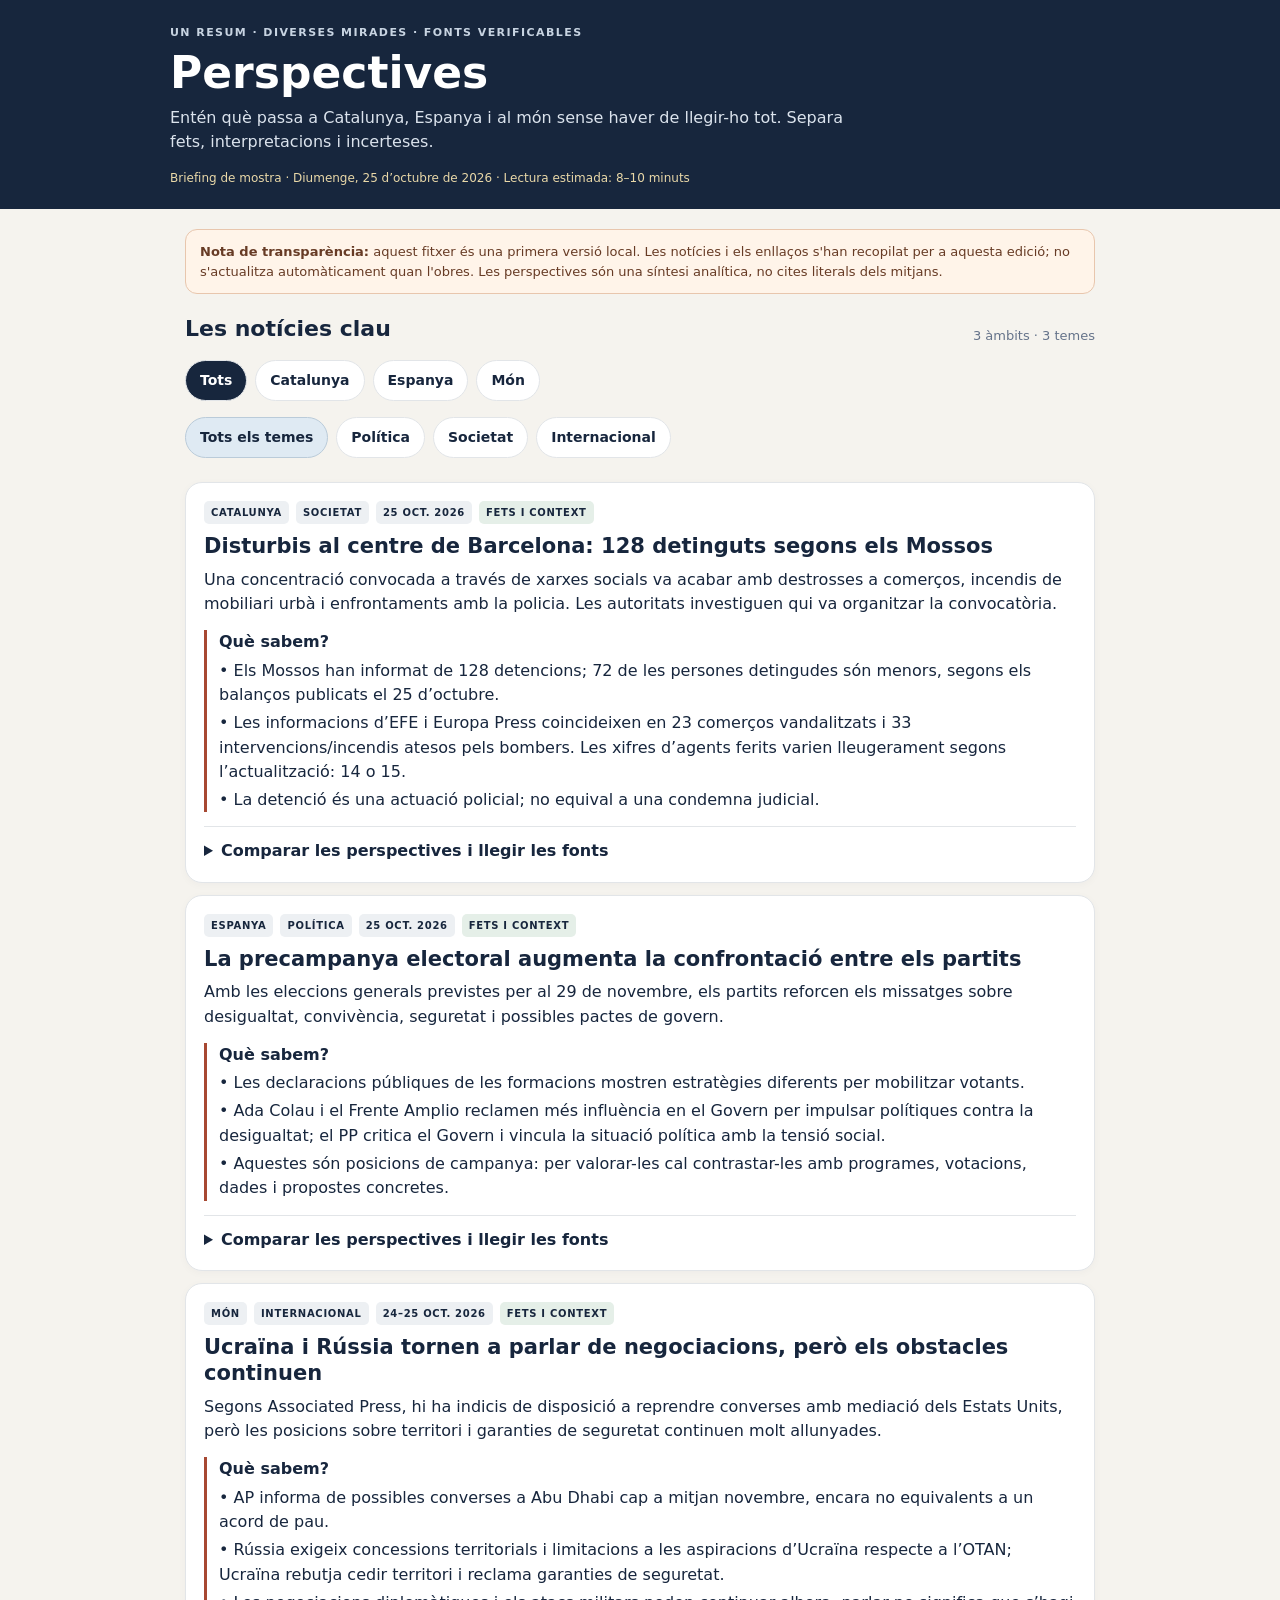
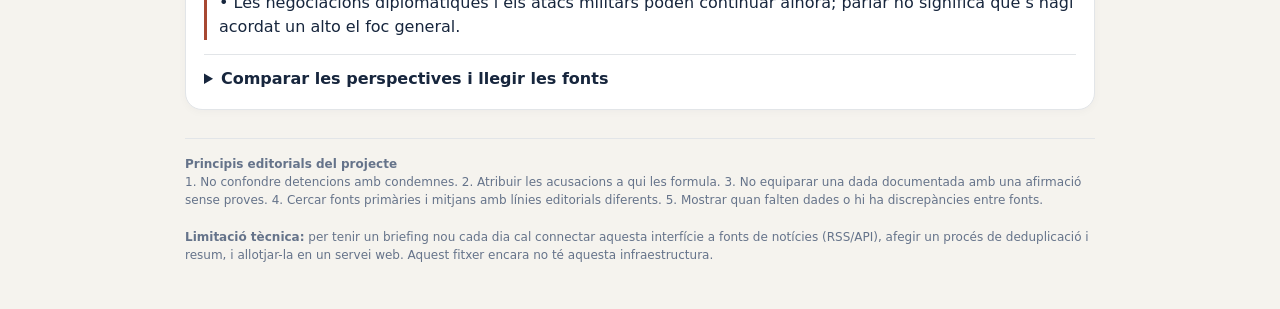
<file: perspectives_briefing_25_oct_2026.html>
<!doctype html>
<html lang="ca">
<head>
<meta charset="utf-8"><meta name="viewport" content="width=device-width,initial-scale=1">
<meta name="theme-color" content="#15243a">
<title>Perspectives — briefing informatiu</title>
<style>
:root{--ink:#17263d;--muted:#65738a;--paper:#f5f3ee;--card:#fff;--line:#e2e5e8;--accent:#a74832;--soft:#edf2f6;--green:#e5efe8;--amber:#f5edd9}
*{box-sizing:border-box}body{margin:0;background:var(--paper);color:var(--ink);font:16px/1.52 system-ui,-apple-system,BlinkMacSystemFont,"Segoe UI",sans-serif}header{background:var(--ink);color:white;padding:25px 18px 22px}.wrap{max-width:940px;margin:auto}.eyebrow{text-transform:uppercase;letter-spacing:.13em;font-size:11px;color:#c8d4e2;font-weight:750}h1{font-size:clamp(31px,6vw,44px);line-height:1.05;margin:8px 0}header p{margin:10px 0 0;max-width:680px;color:#dbe3ed}.stamp{font-size:12px;color:#e9d8a8;margin-top:14px}main{max-width:940px;margin:auto;padding:20px 15px 45px}.notice{border:1px solid #e8c6ad;background:#fff4e9;color:#673b25;padding:12px 14px;border-radius:12px;font-size:13px;margin-bottom:17px}.top{display:flex;align-items:flex-end;justify-content:space-between;gap:12px;margin:18px 0 10px}.top h2{font-size:22px;margin:0}.sub{color:var(--muted);font-size:13px}.tabs,.filters{display:flex;gap:8px;overflow-x:auto;padding:4px 0 12px}.tabs button,.filters button{font:inherit;font-size:14px;font-weight:700;border:1px solid var(--line);background:white;color:var(--ink);border-radius:999px;padding:9px 14px;white-space:nowrap;cursor:pointer}.tabs button.active{background:var(--ink);color:white}.filters button.active{background:#dfeaf3;border-color:#bacbd9}.card{background:var(--card);border:1px solid var(--line);border-radius:17px;padding:18px;margin:12px 0;box-shadow:0 2px 8px #17263d08}.meta{display:flex;flex-wrap:wrap;gap:7px;margin-bottom:9px}.tag{background:#edf0f3;border-radius:5px;padding:4px 7px;font-size:10px;letter-spacing:.07em;text-transform:uppercase;font-weight:800}.tag.fact{background:var(--green)}.tag.analysis{background:var(--amber)}h3{font-size:21px;line-height:1.25;margin:5px 0 8px}.lead{font-size:16px;margin:0 0 12px}.facts{border-left:3px solid var(--accent);padding-left:12px;margin:14px 0}.facts p{margin:4px 0}.small{font-size:13px;color:var(--muted)}details{border-top:1px solid var(--line);padding-top:12px;margin-top:14px}summary{font-weight:800;cursor:pointer}.grid{display:grid;grid-template-columns:repeat(auto-fit,minmax(195px,1fr));gap:9px;margin:12px 0}.view{padding:12px;border-radius:11px;background:var(--soft)}.view:nth-child(2){background:#f5e9e3}.view:nth-child(3){background:#e7efe8}.view h4{margin:0 0 5px;font-size:14px}.view p{margin:0;font-size:14px}.sources{padding-left:19px;font-size:14px}.sources li{margin:6px 0}.sources a{color:#254e78;text-decoration-thickness:1px;text-underline-offset:3px}.source-note{font-size:12px;color:var(--muted)}.footer{border-top:1px solid var(--line);padding-top:16px;margin-top:28px;color:var(--muted);font-size:12px}.empty{color:var(--muted);padding:20px}.pill{display:inline-block;padding:3px 7px;border-radius:5px;background:#e7efe8;font-size:11px;font-weight:800}@media(max-width:520px){main{padding:15px 11px 34px}.card{padding:15px}h3{font-size:19px}.top{align-items:flex-start;flex-direction:column}}
</style>
</head>
<body>
<header><div class="wrap"><div class="eyebrow">Un resum · diverses mirades · fonts verificables</div><h1>Perspectives</h1><p>Entén què passa a Catalunya, Espanya i al món sense haver de llegir-ho tot. Separa fets, interpretacions i incerteses.</p><div class="stamp">Briefing de mostra · Diumenge, 25 d’octubre de 2026 · Lectura estimada: 8–10 minuts</div></div></header>
<main>
<div class="notice"><strong>Nota de transparència:</strong> aquest fitxer és una primera versió local. Les notícies i els enllaços s'han recopilat per a aquesta edició; no s'actualitza automàticament quan l'obres. Les perspectives són una síntesi analítica, no cites literals dels mitjans.</div>
<div class="top"><h2>Les notícies clau</h2><span class="sub">3 àmbits · 3 temes</span></div>
<div class="tabs" role="tablist" aria-label="Àmbit"><button class="active" data-region="Tots" aria-selected="true">Tots</button><button data-region="Catalunya" aria-selected="false">Catalunya</button><button data-region="Espanya" aria-selected="false">Espanya</button><button data-region="Món" aria-selected="false">Món</button></div>
<div class="filters" aria-label="Tema"><button class="active" data-topic="Tots">Tots els temes</button><button data-topic="Política">Política</button><button data-topic="Societat">Societat</button><button data-topic="Internacional">Internacional</button></div>
<section id="stories" aria-live="polite"></section>
<div class="footer"><strong>Principis editorials del projecte</strong><br>1. No confondre detencions amb condemnes. 2. Atribuir les acusacions a qui les formula. 3. No equiparar una dada documentada amb una afirmació sense proves. 4. Cercar fonts primàries i mitjans amb línies editorials diferents. 5. Mostrar quan falten dades o hi ha discrepàncies entre fonts.<br><br><strong>Limitació tècnica:</strong> per tenir un briefing nou cada dia cal connectar aquesta interfície a fonts de notícies (RSS/API), afegir un procés de deduplicació i resum, i allotjar-la en un servei web. Aquest fitxer encara no té aquesta infraestructura.</div>
</main>
<script>
const stories=[
{region:"Catalunya",topic:"Societat",date:"25 oct. 2026",title:"Disturbis al centre de Barcelona: 128 detinguts segons els Mossos",lead:"Una concentració convocada a través de xarxes socials va acabar amb destrosses a comerços, incendis de mobiliari urbà i enfrontaments amb la policia. Les autoritats investiguen qui va organitzar la convocatòria.",facts:["Els Mossos han informat de 128 detencions; 72 de les persones detingudes són menors, segons els balanços publicats el 25 d’octubre.","Les informacions d’EFE i Europa Press coincideixen en 23 comerços vandalitzats i 33 intervencions/incendis atesos pels bombers. Les xifres d’agents ferits varien lleugerament segons l’actualització: 14 o 15.","La detenció és una actuació policial; no equival a una condemna judicial."],views:[["Seguretat i ordre públic","Els danys a comerços, els incendis i les lesions als agents són fets greus que exigeixen investigar responsabilitats individuals i protegir l’espai públic."],["Dret de protesta i garanties","Cal distingir entre el dret a manifestar-se pacíficament i els actes violents atribuïts a persones concretes. La responsabilitat s’ha d’establir amb proves i garanties judicials."],["Què encara cal aclarir","Qui va organitzar realment la convocatòria, si hi havia coordinació prèvia, quins càrrecs es formularan i quantes detencions acabaran en acusacions o condemnes. No s’ha de donar per provat un motiu col·lectiu sense evidència."]],take:"La dada més sòlida ara mateix és el balanç policial publicat per diversos mitjans. Les explicacions sobre els motius i l’organització són encara objecte d’investigació.",sources:[["EFE — balanç de detencions i danys","https://efe.com/espana/2026-10-25/disturbios-barcelona-detenidos-heridos/"],["Europa Press — informació sobre Catalunya","https://www.europapress.es/catalunya/noticia-128-detenidos-disturbios-barcelona-sabado-72-ellos-menores-edad-20261025090646.html"],["EL PAÍS — investigació sobre la convocatòria digital","https://elpais.com/espana/catalunya/2026-10-25/los-jovenes-que-provocaron-altercados-en-barcelona-se-convocaron-por-tiktok-y-organizaron-por-grupos-de-telegram-y-whatsapp.html"]]},
{region:"Espanya",topic:"Política",date:"25 oct. 2026",title:"La precampanya electoral augmenta la confrontació entre els partits",lead:"Amb les eleccions generals previstes per al 29 de novembre, els partits reforcen els missatges sobre desigualtat, convivència, seguretat i possibles pactes de govern.",facts:["Les declaracions públiques de les formacions mostren estratègies diferents per mobilitzar votants.","Ada Colau i el Frente Amplio reclamen més influència en el Govern per impulsar polítiques contra la desigualtat; el PP critica el Govern i vincula la situació política amb la tensió social.","Aquestes són posicions de campanya: per valorar-les cal contrastar-les amb programes, votacions, dades i propostes concretes."],views:[["Esquerra i redistribució","Una lectura progressista posa l’accent en la desigualtat, els serveis públics i la necessitat que les polítiques socials tinguin pes real en les decisions de govern."],["Dreta i alternança","Una lectura conservadora pot prioritzar responsabilitat del Govern, seguretat, estabilitat institucional i crítica a les aliances polítiques de l’executiu."],["Lectura analítica","Els discursos electorals seleccionen temes que afavoreixen cada partit. Cal separar retòrica, compromisos verificables, viabilitat parlamentària i resultats de les polítiques anteriors."]],take:"Les declaracions expliquen l’estratègia política dels actors, però no demostren per si soles si les seves propostes funcionaran. Per comparar-les de manera justa, caldrà examinar els programes i les dades.",sources:[["EL PAÍS — seguiment de la política espanyola, 25 d’octubre","https://elpais.com/espana/2026-10-25/ultima-hora-de-la-actualidad-politica-en-directo.html"],["Cadena SER — actualitat política i declaracions dels partits","https://cadenaser.com/actualidad/politica/"]]},
{region:"Món",topic:"Internacional",date:"24–25 oct. 2026",title:"Ucraïna i Rússia tornen a parlar de negociacions, però els obstacles continuen",lead:"Segons Associated Press, hi ha indicis de disposició a reprendre converses amb mediació dels Estats Units, però les posicions sobre territori i garanties de seguretat continuen molt allunyades.",facts:["AP informa de possibles converses a Abu Dhabi cap a mitjan novembre, encara no equivalents a un acord de pau.","Rússia exigeix concessions territorials i limitacions a les aspiracions d’Ucraïna respecte a l’OTAN; Ucraïna rebutja cedir territori i reclama garanties de seguretat.","Les negociacions diplomàtiques i els atacs militars poden continuar alhora; parlar no significa que s’hagi acordat un alto el foc general."],views:[["Prioritats de Moscou","La posició russa presentada en les negociacions busca concessions territorials i limitacions estratègiques d’Ucraïna. Són demandes de la part russa, no fets que legitimin aquestes demandes."],["Prioritats de Kíiv","Ucraïna argumenta que cedir territori podria facilitar futures agressions i que necessita garanties de seguretat creïbles per evitar una nova guerra."],["Lectura internacional","El repte és si es pot acordar una fórmula verificable sobre territori, seguretat i compliment. Els interessos d’Ucraïna, Rússia, els Estats Units i Europa no coincideixen plenament."]],take:"Hi ha senyals de possibles converses, no evidència d’un acord imminent. El principal punt de desacord continua sent com combinar territori, sobirania i garanties de seguretat.",sources:[["Associated Press — possible represa de les converses i obstacles","https://apnews.com/article/94e0aee5d56bcd164f8cbae0918ed1f8"]]}
];
let region="Tots",topic="Tots";
function esc(s){return String(s).replace(/[&<>"']/g,c=>({"&":"&amp;","<":"&lt;",">":"&gt;",'"':"&quot;","'":"&#39;"}[c]));}
function render(){let list=stories.filter(s=>(region==="Tots"||s.region===region)&&(topic==="Tots"||s.topic===topic));document.getElementById("stories").innerHTML=list.map(s=>`<article class="card"><div class="meta"><span class="tag">${esc(s.region)}</span><span class="tag">${esc(s.topic)}</span><span class="tag">${esc(s.date)}</span><span class="tag fact">Fets i context</span></div><h3>${esc(s.title)}</h3><p class="lead">${esc(s.lead)}</p><div class="facts"><strong>Què sabem?</strong>${s.facts.map(x=>`<p>• ${esc(x)}</p>`).join("")}</div><details><summary>Comparar les perspectives i llegir les fonts</summary><div class="grid">${s.views.map(v=>`<div class="view"><h4>${esc(v[0])}</h4><p>${esc(v[1])}</p></div>`).join("")}</div><p><strong>Lectura provisional:</strong> ${esc(s.take)}</p><strong>Fonts consultades</strong><ul class="sources">${s.sources.map(x=>`<li><a href="${esc(x[1])}" target="_blank" rel="noopener noreferrer">${esc(x[0])}</a></li>`).join("")}</ul><p class="source-note">Els resums i les perspectives són redacció analítica. Consulta els originals per llegir el context complet; les notícies poden actualitzar-se després d’aquesta edició.</p></details></article>`).join("")||'<div class="empty">No hi ha notícies per a aquest filtre.</div>'}
document.querySelectorAll("[data-region]").forEach(b=>b.addEventListener("click",()=>{region=b.dataset.region;document.querySelectorAll("[data-region]").forEach(x=>{x.classList.toggle("active",x===b);x.setAttribute("aria-selected",x===b?"true":"false")});render()}));
document.querySelectorAll("[data-topic]").forEach(b=>b.addEventListener("click",()=>{topic=b.dataset.topic;document.querySelectorAll("[data-topic]").forEach(x=>x.classList.toggle("active",x===b));render()}));render();
</script>
</body></html>
</file>
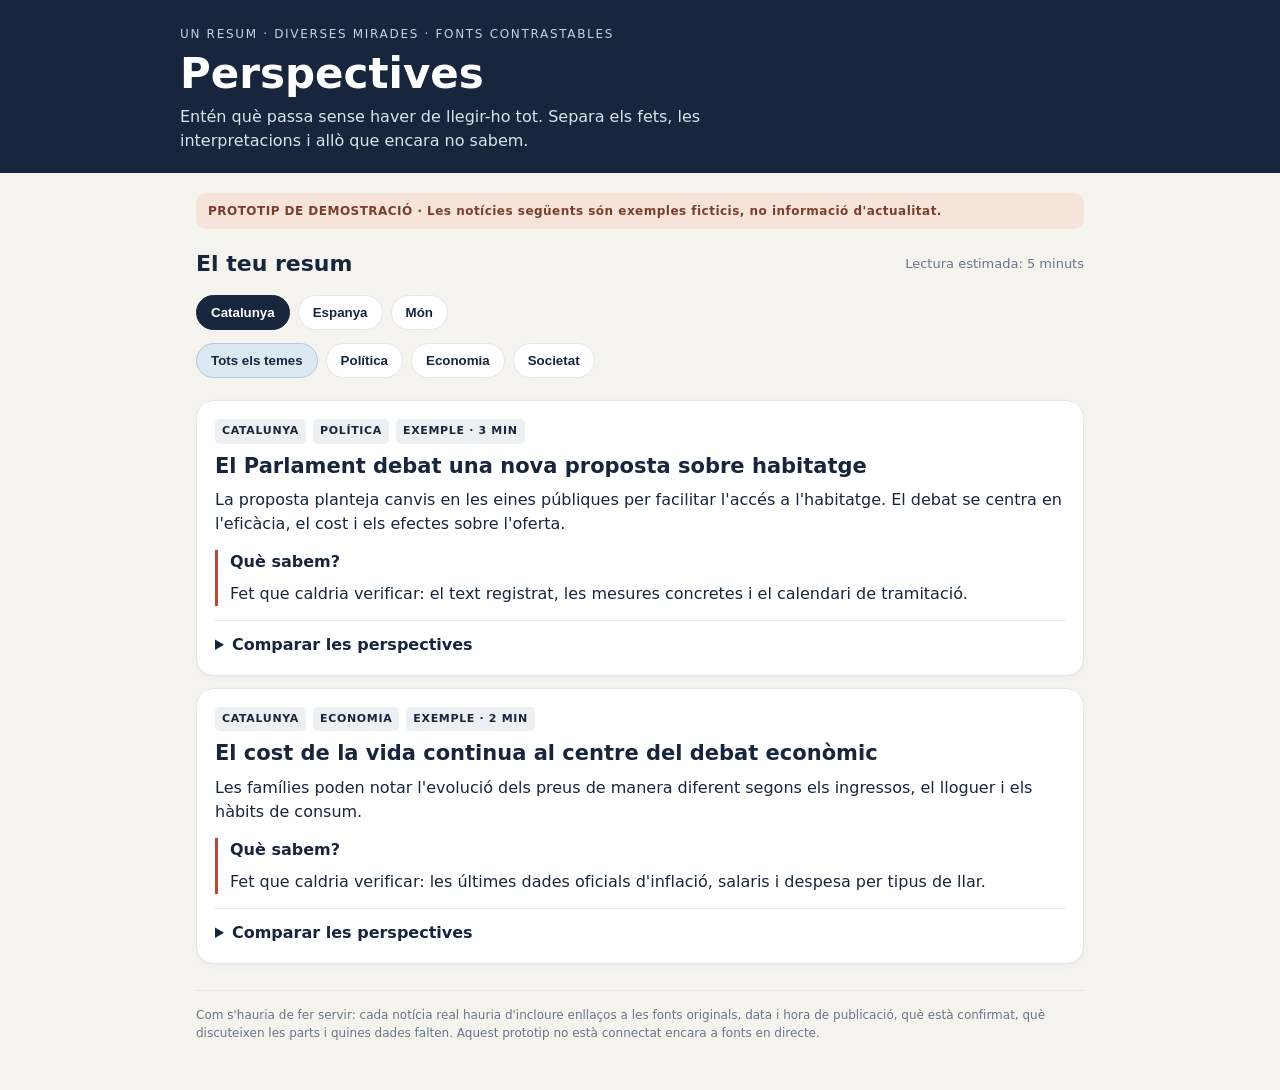
<file: perspectives_prototip.html>
<!doctype html>
<html lang="ca">
<head>
<meta charset="utf-8">
<meta name="viewport" content="width=device-width, initial-scale=1">
<meta name="theme-color" content="#15243a">
<title>Perspectives — demo</title>
<style>
:root{--ink:#17263d;--muted:#68758a;--paper:#f5f3ee;--card:#fff;--line:#e4e6e8;--accent:#b84c35;--blue:#dce8f2;--green:#e2eee6;--gold:#f5ecd4}
*{box-sizing:border-box}body{margin:0;background:var(--paper);color:var(--ink);font:16px/1.5 system-ui,-apple-system,Segoe UI,sans-serif}
header{background:var(--ink);color:#fff;padding:25px 18px 20px}.wrap{max-width:920px;margin:auto}header .eyebrow{font-size:12px;letter-spacing:.14em;text-transform:uppercase;color:#c6d1de}h1{font-size:clamp(28px,6vw,42px);line-height:1.1;margin:8px 0}header p{margin:8px 0 0;color:#dbe2ea;max-width:600px}
main{max-width:920px;margin:0 auto;padding:20px 16px 48px}.demo{font-size:12px;font-weight:700;letter-spacing:.04em;color:#78402c;background:#f6e3d9;padding:9px 12px;border-radius:10px;margin-bottom:16px}
.topline{display:flex;justify-content:space-between;align-items:center;gap:12px;margin:18px 0 12px}.topline h2{margin:0;font-size:22px}.time{font-size:13px;color:var(--muted)}
.tabs,.filters{display:flex;gap:8px;overflow-x:auto;padding:3px 0 10px}.tabs button,.filters button{border:1px solid var(--line);background:#fff;color:var(--ink);border-radius:999px;padding:9px 14px;white-space:nowrap;font-weight:650;cursor:pointer}.tabs button.active{background:var(--ink);color:white;border-color:var(--ink)}.filters button.active{background:var(--blue);border-color:#b5c8d9}
.brief{background:var(--card);border:1px solid var(--line);border-radius:18px;padding:18px;margin:12px 0;box-shadow:0 2px 9px #17263d08}.meta{display:flex;flex-wrap:wrap;gap:7px;margin-bottom:9px}.pill{font-size:11px;text-transform:uppercase;letter-spacing:.06em;font-weight:800;border-radius:5px;padding:4px 7px;background:#edf0f3}.pill.fact{background:var(--green)}.pill.analysis{background:var(--gold)}.brief h3{font-size:21px;line-height:1.25;margin:5px 0 9px}.brief p{margin:8px 0}.muted{color:var(--muted);font-size:14px}.key{border-left:3px solid var(--accent);padding-left:12px;margin:14px 0}
details{border-top:1px solid var(--line);margin-top:14px;padding-top:12px}summary{cursor:pointer;font-weight:750}details p{font-size:14px}
.perspectives{display:grid;grid-template-columns:repeat(auto-fit,minmax(190px,1fr));gap:10px;margin-top:12px}.view{border-radius:12px;padding:12px;background:#f4f6f8}.view h4{margin:0 0 6px;font-size:14px}.view p{font-size:14px;margin:0}.view.left{background:#f3e7e2}.view.right{background:#e7edf5}.view.other{background:#e7efe8}
.footer{color:var(--muted);font-size:12px;margin-top:26px;border-top:1px solid var(--line);padding-top:15px}
button:focus-visible,summary:focus-visible{outline:3px solid #bd6d55;outline-offset:2px}
@media(max-width:520px){main{padding:16px 12px 36px}.brief{padding:15px}.brief h3{font-size:19px}}
</style>
</head>
<body>
<header><div class="wrap">
<div class="eyebrow">Un resum · diverses mirades · fonts contrastables</div>
<h1>Perspectives</h1>
<p>Entén què passa sense haver de llegir-ho tot. Separa els fets, les interpretacions i allò que encara no sabem.</p>
</div></header>
<main>
<div class="demo">PROTOTIP DE DEMOSTRACIÓ · Les notícies següents són exemples ficticis, no informació d'actualitat.</div>
<div class="topline"><h2>El teu resum</h2><span class="time">Lectura estimada: 5 minuts</span></div>
<div class="tabs" role="tablist" aria-label="Àmbit de notícies">
<button class="active" data-region="Catalunya" role="tab" aria-selected="true">Catalunya</button>
<button data-region="Espanya" role="tab" aria-selected="false">Espanya</button>
<button data-region="Món" role="tab" aria-selected="false">Món</button>
</div>
<div class="filters" aria-label="Filtra per tema">
<button class="active" data-topic="Tots">Tots els temes</button>
<button data-topic="Política">Política</button><button data-topic="Economia">Economia</button><button data-topic="Societat">Societat</button>
</div>
<section id="stories" aria-live="polite"></section>
<div class="footer">Com s'hauria de fer servir: cada notícia real hauria d'incloure enllaços a les fonts originals, data i hora de publicació, què està confirmat, què discuteixen les parts i quines dades falten. Aquest prototip no està connectat encara a fonts en directe.</div>
</main>
<script>
const stories=[
{region:"Catalunya",topic:"Política",time:"Exemple · 3 min",title:"El Parlament debat una nova proposta sobre habitatge",summary:"La proposta planteja canvis en les eines públiques per facilitar l'accés a l'habitatge. El debat se centra en l'eficàcia, el cost i els efectes sobre l'oferta.",fact:"Fet que caldria verificar: el text registrat, les mesures concretes i el calendari de tramitació.",views:[["Defensa de la proposta","Els partidaris poden argumentar que cal una intervenció pública més intensa per protegir l'accés a l'habitatge.","left"],["Crítica a la proposta","Els crítics poden advertir que algunes mesures poden reduir incentius a oferir habitatges o generar costos addicionals.","right"],["Què cal comprovar","Dades comparables, resultats d'altres polítiques, cost pressupostari i efectes diferenciats per territori.","other"]],unknown:"Sense el text oficial, les dades i les valoracions independents no es pot concloure quina opció tindria millors resultats."},
{region:"Catalunya",topic:"Economia",time:"Exemple · 2 min",title:"El cost de la vida continua al centre del debat econòmic",summary:"Les famílies poden notar l'evolució dels preus de manera diferent segons els ingressos, el lloguer i els hàbits de consum.",fact:"Fet que caldria verificar: les últimes dades oficials d'inflació, salaris i despesa per tipus de llar.",views:[["Mirada de les llars","L'augment de despeses bàsiques pot reduir la renda disponible, sobretot en llars amb menys marge.","left"],["Mirada empresarial","Les empreses poden destacar costos laborals, energètics i de proveïdors, i la dificultat de traslladar-los als preus.","right"],["Mirada estadística","La mitjana general no explica tota l'experiència: cal comparar categories de preus i diferents nivells d'ingressos.","other"]],unknown:"Cal distingir la inflació acumulada, el nivell actual dels preus i l'evolució dels salaris reals."},
{region:"Espanya",topic:"Política",time:"Exemple · 3 min",title:"Govern i oposició discrepen sobre una reforma pública",summary:"Les dues parts poden compartir el diagnòstic d'un problema però proposar instruments diferents per resoldre'l.",fact:"Fet que caldria verificar: el document de la reforma, les esmenes presentades i les votacions.",views:[["Argument del Govern","La reforma pot presentar-se com una manera d'assolir objectius socials o millorar serveis públics.","left"],["Argument de l'oposició","La crítica pot centrar-se en el cost, l'execució, els efectes no desitjats o la manca de consens.","right"],["Anàlisi independent","La comparació útil és entre objectius mesurables, costos, alternatives i resultats previsibles.","other"]],unknown:"Les declaracions polítiques no demostren per si soles ni l'eficàcia ni el fracàs d'una mesura."},
{region:"Espanya",topic:"Societat",time:"Exemple · 2 min",title:"Una nova dada social obre un debat sobre desigualtat",summary:"Una xifra agregada pot amagar diferències importants per edat, territori, renda o situació familiar.",fact:"Fet que caldria verificar: la metodologia, la mostra, el període comparat i la font original.",views:[["Lectura social","La dada pot indicar que determinats grups necessiten més protecció o serveis.","left"],["Lectura de polítiques","Cal examinar si les mesures actuals arriben als grups afectats i amb quin cost.","right"],["Lectura de dades","Les tendències s'han de comparar amb sèries temporals i definicions consistents.","other"]],unknown:"Una correlació no demostra automàticament que una política concreta sigui la causa del canvi."},
{region:"Món",topic:"Política",time:"Exemple · 4 min",title:"Una crisi diplomàtica posa a prova les aliances internacionals",summary:"Els governs poden descriure un mateix esdeveniment de maneres oposades, perquè prioritzen seguretat, sobirania, interessos econòmics o aliances.",fact:"Fet que caldria verificar: comunicats oficials, cronologia, documents i confirmacions independents.",views:[["Posició d'una part","Cal presentar els seus arguments com a declaracions atribuïdes, no com a fets demostrats.","left"],["Posició de l'altra part","La mateixa exigència: atribuir afirmacions, identificar interessos i buscar evidència verificable.","right"],["Context internacional","Analitzar el dret aplicable, els actors afectats, els antecedents i les conseqüències possibles.","other"]],unknown:"En una crisi activa, la informació inicial pot ser incompleta o interessada; les conclusions han de reflectir aquest marge d'incertesa."},
{region:"Món",topic:"Economia",time:"Exemple · 3 min",title:"Els mercats reaccionen davant la incertesa econòmica",summary:"Els moviments dels mercats poden reflectir expectatives sobre tipus d'interès, creixement, beneficis o riscos geopolítics.",fact:"Fet que caldria verificar: dades de mercat amb data i hora, i les comunicacions dels bancs centrals.",views:[["Empreses i inversors","La incertesa pot ajornar decisions d'inversió o canviar les expectatives de beneficis.","left"],["Treballadors i consumidors","Els efectes arriben de manera desigual a l'ocupació, els préstecs, els estalvis i els preus.","right"],["Mirada macroeconòmica","Un moviment d'un sol dia no és suficient per demostrar un canvi estructural.","other"]],unknown:"No es pot atribuir una variació a una sola causa sense analitzar altres factors i el període temporal."}
];
let region="Catalunya",topic="Tots";
function render(){const root=document.getElementById("stories");const items=stories.filter(s=>s.region===region&&(topic==="Tots"||s.topic===topic));root.innerHTML=items.map((s,i)=>`<article class="brief"><div class="meta"><span class="pill">${s.region}</span><span class="pill">${s.topic}</span><span class="pill">${s.time}</span></div><h3>${s.title}</h3><p>${s.summary}</p><div class="key"><strong>Què sabem?</strong><p>${s.fact}</p></div><details><summary>Comparar les perspectives</summary><div class="perspectives">${s.views.map(v=>`<div class="view ${v[2]}"><h4>${v[0]}</h4><p>${v[1]}</p></div>`).join("")}</div><p><strong>Què encara no sabem?</strong> ${s.unknown}</p><p class="muted">En la versió real: fonts originals, enllaços, dates, comprovacions i punts de desacord documentats.</p></details></article>`).join("")||'<p>No hi ha exemples per a aquest filtre.</p>'}
document.querySelectorAll("[data-region]").forEach(b=>b.addEventListener("click",()=>{region=b.dataset.region;document.querySelectorAll("[data-region]").forEach(x=>{x.classList.toggle("active",x===b);x.setAttribute("aria-selected",x===b?"true":"false")});render()}));
document.querySelectorAll("[data-topic]").forEach(b=>b.addEventListener("click",()=>{topic=b.dataset.topic;document.querySelectorAll("[data-topic]").forEach(x=>x.classList.toggle("active",x===b));render()}));
render();
</script>
</body></html>
</file>
